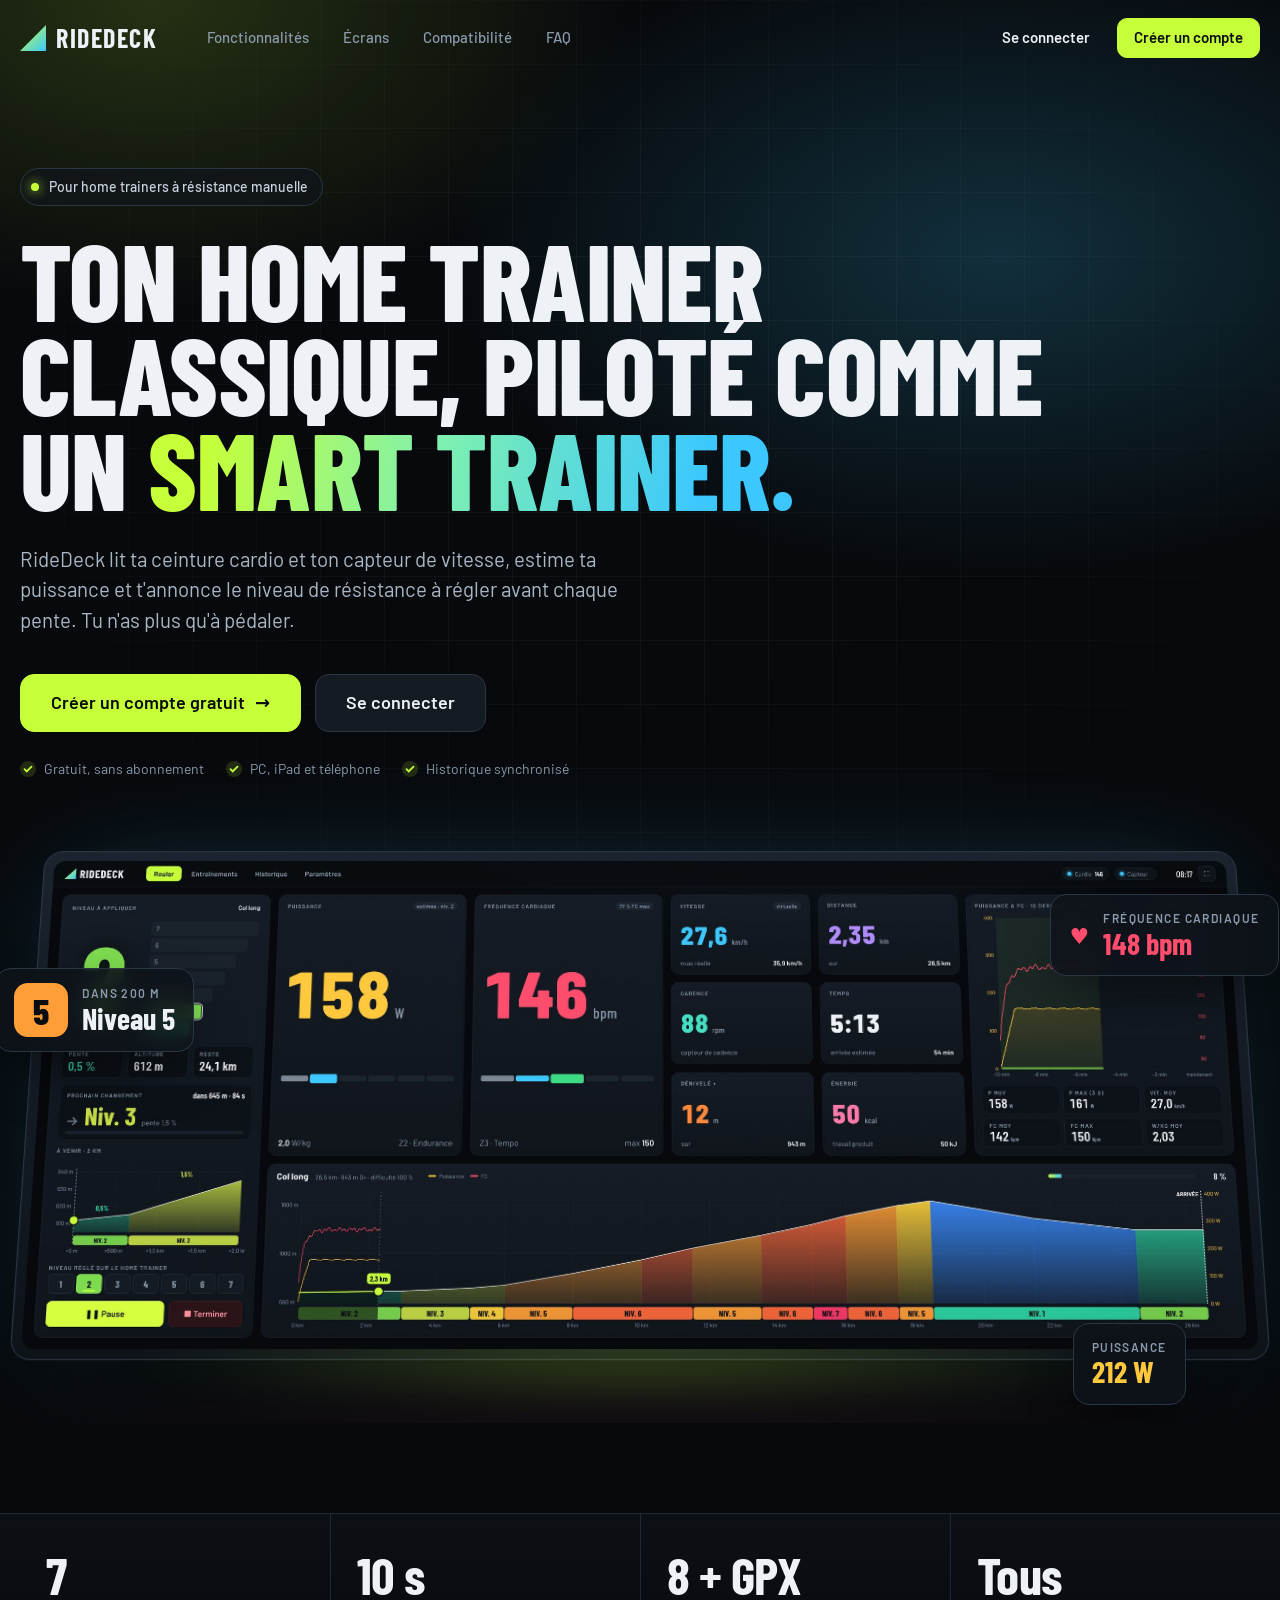
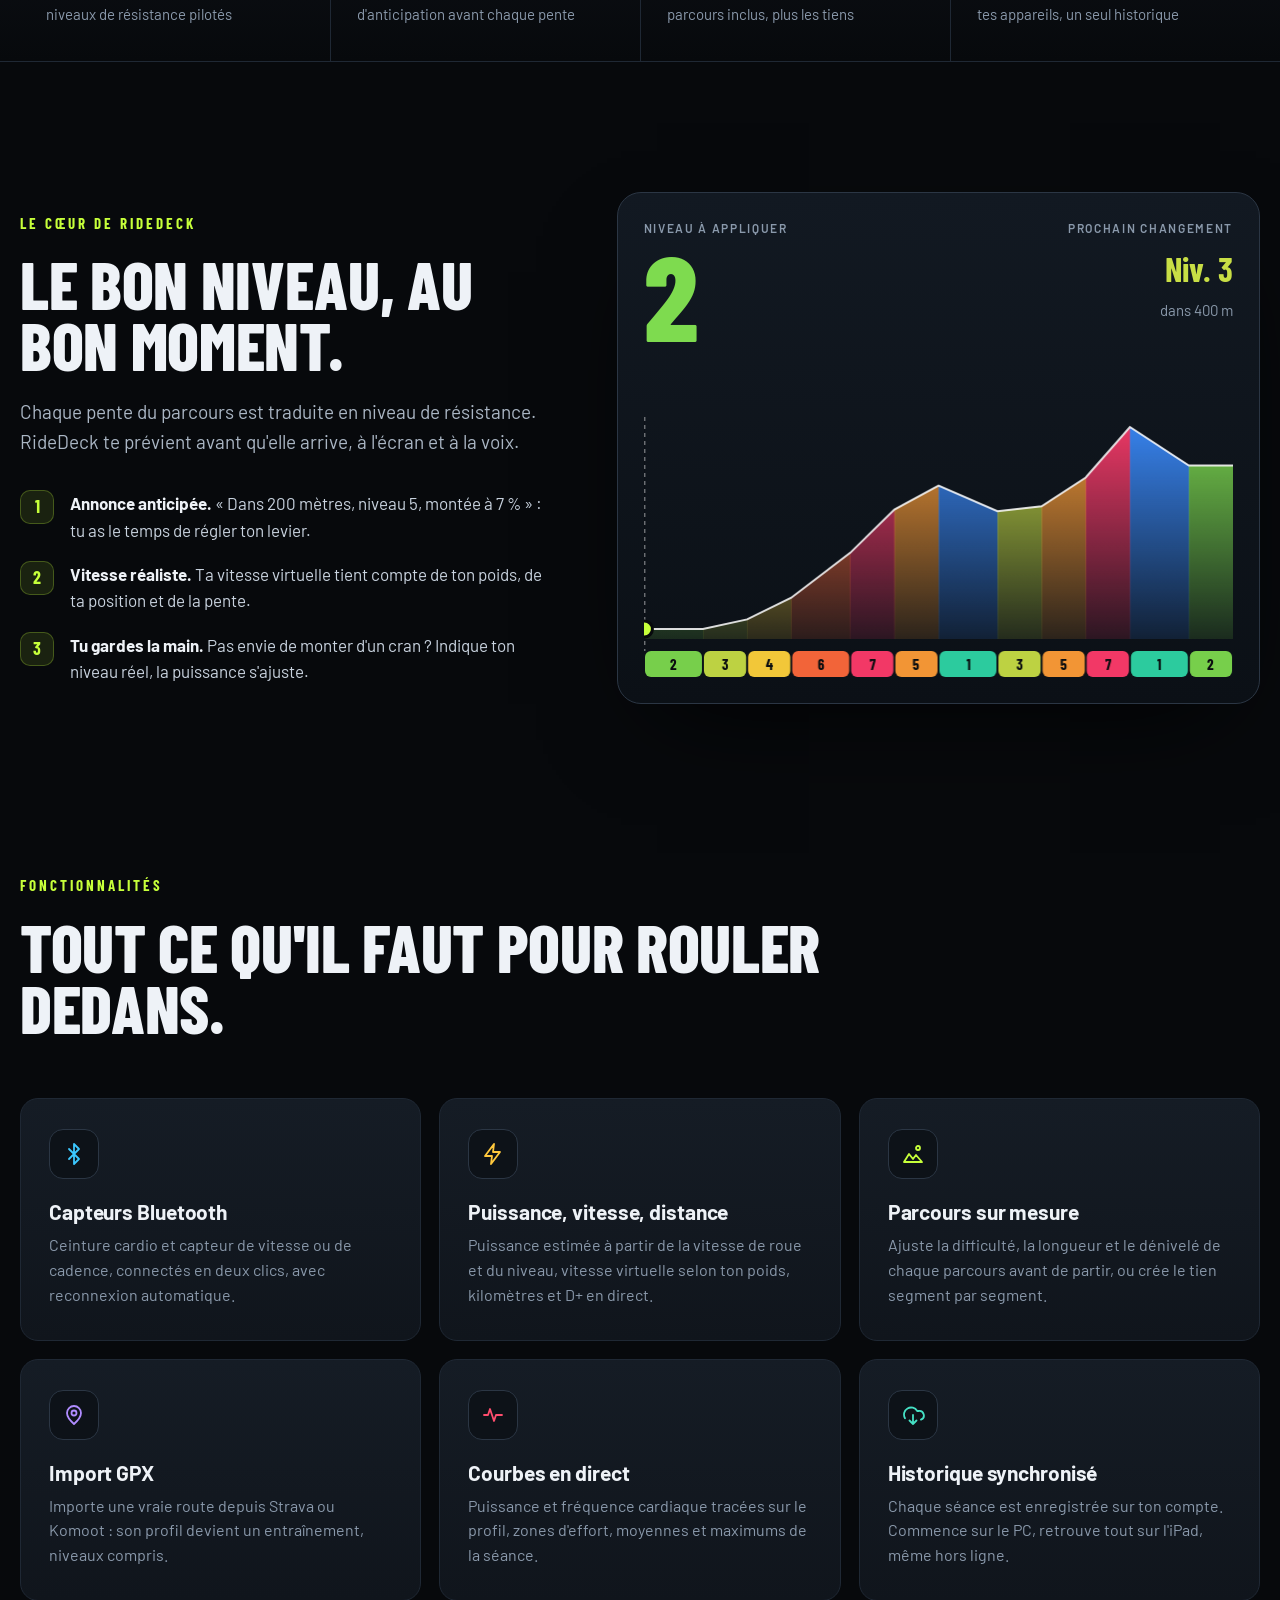
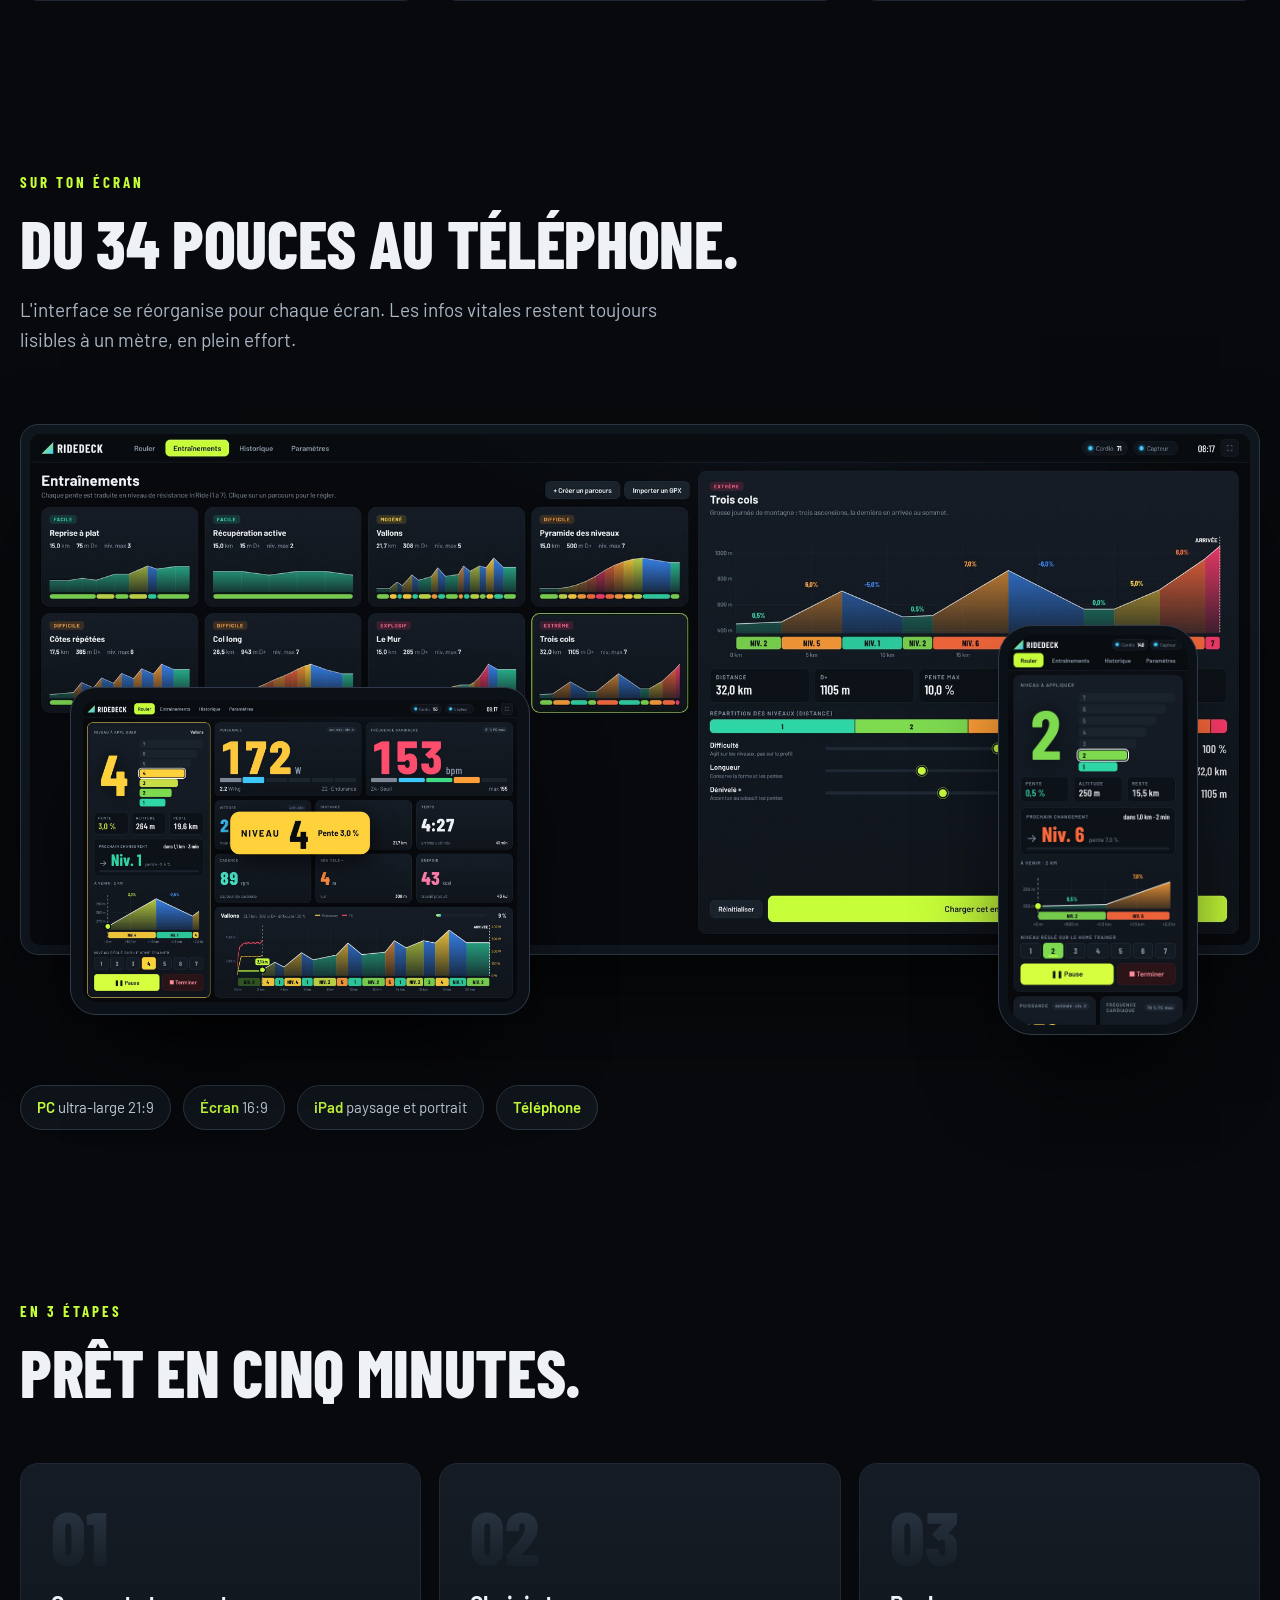
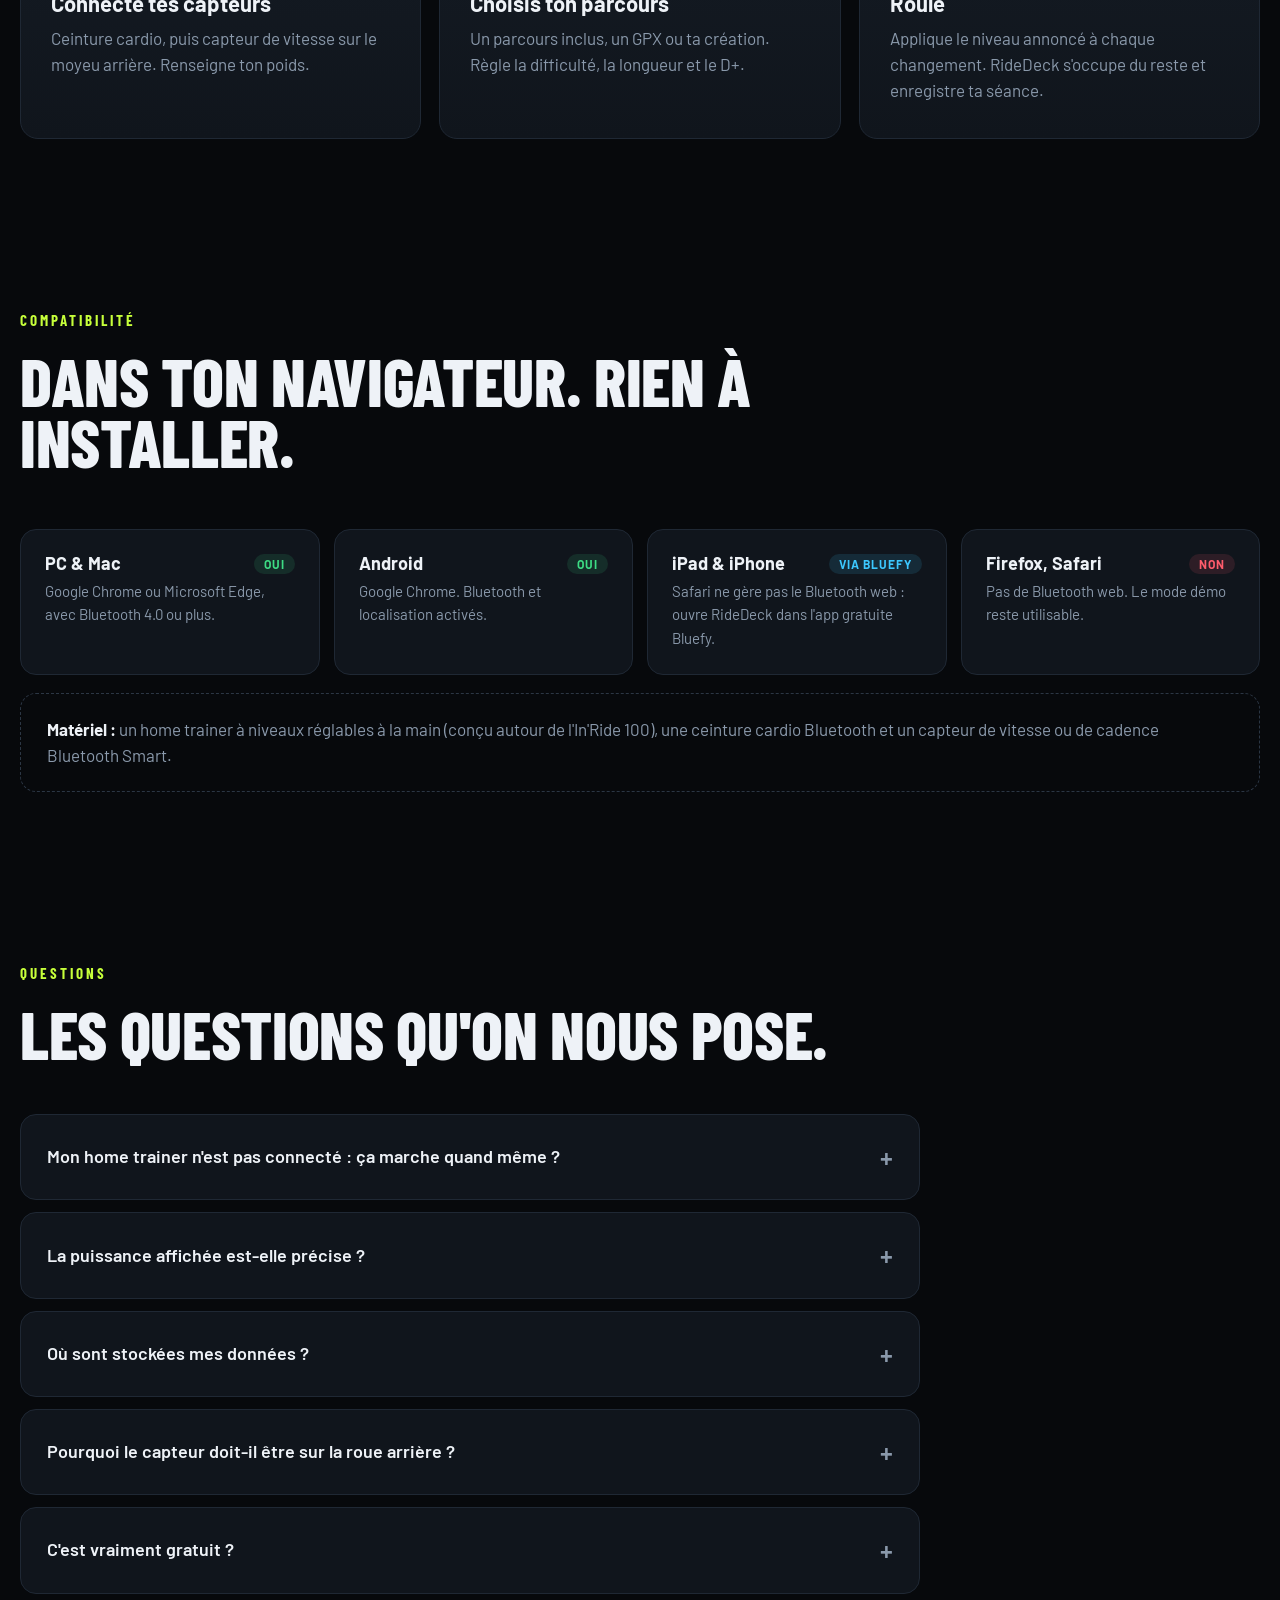
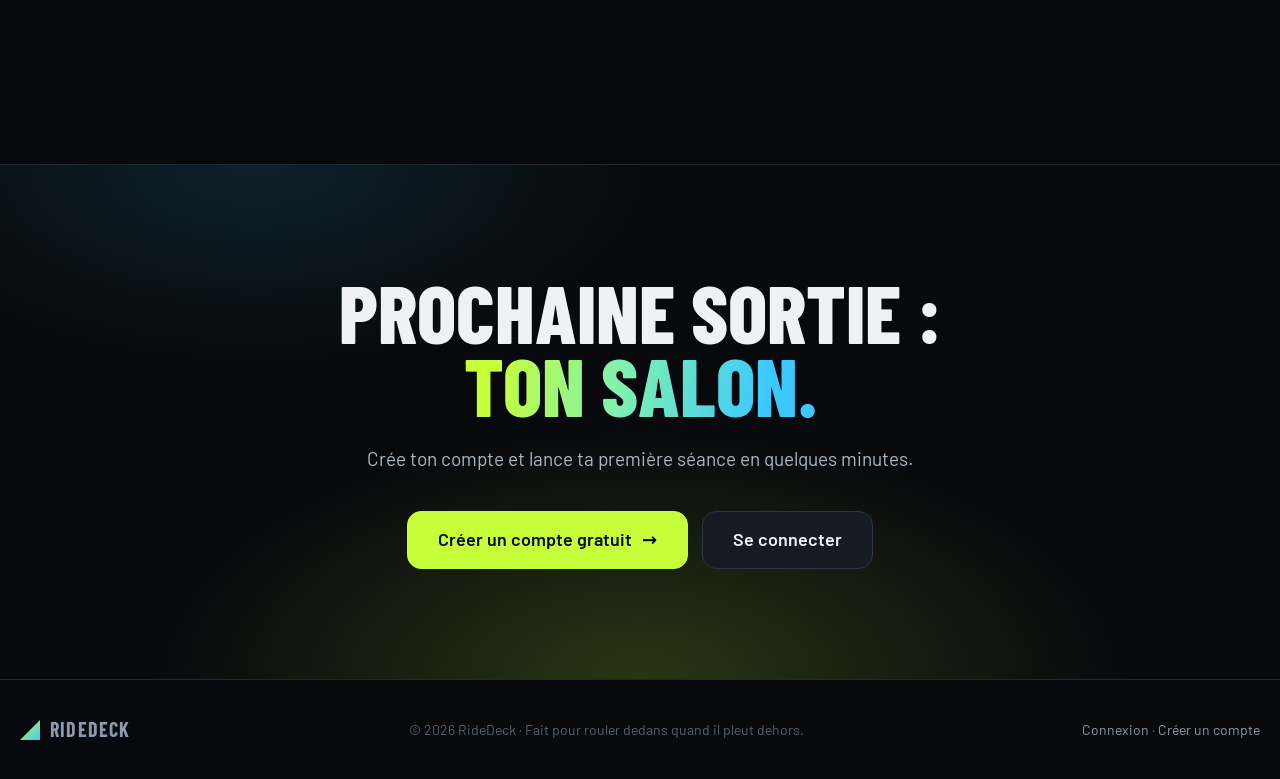
<file: index.html>
<!doctype html>
<html lang="fr">
<head>
<meta charset="utf-8">
<meta name="viewport" content="width=device-width, initial-scale=1, viewport-fit=cover">
<title>RideDeck · Ton home trainer classique, piloté comme un smart trainer</title>
<meta name="description" content="RideDeck connecte ta ceinture cardio et ton capteur de vitesse, estime ta puissance et t'annonce le niveau de résistance à régler avant chaque pente. Gratuit, sur PC, iPad et téléphone.">
<meta name="theme-color" content="#07090c">
<meta property="og:title" content="RideDeck · Home trainer piloté">
<meta property="og:description" content="Le niveau de résistance annoncé avant chaque pente, ta puissance, ta FC et ton historique sur tous tes appareils.">
<meta property="og:image" content="app-wide.jpg">
<link rel="icon" href="favicon.svg" type="image/svg+xml">
<link rel="preconnect" href="https://fonts.googleapis.com">
<link rel="preconnect" href="https://fonts.gstatic.com" crossorigin>
<link href="https://fonts.googleapis.com/css2?family=Barlow:wght@400;500;600;700&family=Barlow+Condensed:wght@500;600;700;800&display=swap" rel="stylesheet">
<link rel="stylesheet" href="site.css">
<script src="config.js"></script>
<script src="cloud.js"></script>
<style>
/* ---------- Navigation ---------- */
.nav{position:fixed;inset:0 0 auto;z-index:50;transition:background .3s,border-color .3s,backdrop-filter .3s;border-bottom:1px solid transparent;padding-top:env(safe-area-inset-top)}
.nav.solid{background:rgba(7,9,12,.78);backdrop-filter:blur(14px) saturate(1.4);-webkit-backdrop-filter:blur(14px) saturate(1.4);border-color:var(--line)}
.nav .wrap{height:76px;display:flex;align-items:center;gap:36px}
.nav-links{display:flex;gap:6px}
.nav-links a{padding:8px 14px;border-radius:10px;color:var(--muted);font-weight:500;font-size:15px;transition:color .15s,background .15s}
.nav-links a:hover{color:var(--text);background:rgba(255,255,255,.04)}
.nav-cta{margin-left:auto;display:flex;gap:10px}

/* ---------- Hero ---------- */
.hero{position:relative;padding:168px 0 40px;overflow:hidden;isolation:isolate}
.hero::before{content:'';position:absolute;inset:0;z-index:-2;background:
  radial-gradient(900px 520px at 78% 18%,rgba(60,200,255,.20),transparent 62%),
  radial-gradient(800px 520px at 12% 0%,rgba(198,255,58,.16),transparent 60%),
  radial-gradient(1200px 700px at 50% 110%,rgba(255,77,109,.10),transparent 60%)}
.hero::after{content:'';position:absolute;inset:0;z-index:-1;background-image:linear-gradient(rgba(255,255,255,.035) 1px,transparent 1px),linear-gradient(90deg,rgba(255,255,255,.035) 1px,transparent 1px);background-size:64px 64px;mask-image:radial-gradient(ellipse 80% 60% at 50% 30%,#000 30%,transparent 75%);-webkit-mask-image:radial-gradient(ellipse 80% 60% at 50% 30%,#000 30%,transparent 75%)}
.eyebrow{display:inline-flex;align-items:center;gap:10px;padding:7px 14px 7px 10px;border:1px solid var(--line2);border-radius:40px;background:rgba(16,21,28,.7);color:#c8d2de;font-size:14px;font-weight:500}
.eyebrow i{width:8px;height:8px;border-radius:50%;background:var(--accent);box-shadow:0 0 12px var(--accent);animation:pulse 2s infinite}
@keyframes pulse{50%{opacity:.4}}
.hero h1{font-family:var(--num);font-weight:800;text-transform:uppercase;font-size:clamp(46px,8.4vw,124px);line-height:.88;letter-spacing:-.005em;margin:26px 0 28px;max-width:1100px}
.grad{background:linear-gradient(100deg,var(--accent) 10%,#7ef0b0 45%,var(--cyan) 85%);-webkit-background-clip:text;background-clip:text;color:transparent}
.hero .sub{font-size:clamp(18px,1.6vw,21px);color:#aab6c4;max-width:640px;line-height:1.5}
.hero-cta{display:flex;gap:14px;margin-top:38px;flex-wrap:wrap}
.trust{display:flex;gap:22px;margin-top:26px;color:var(--muted);font-size:14px;flex-wrap:wrap}
.trust span{display:flex;align-items:center;gap:8px}
.trust span::before{content:'';width:16px;height:16px;border-radius:50%;background:rgba(198,255,58,.14) url("data:image/svg+xml,%3Csvg xmlns='http://www.w3.org/2000/svg' viewBox='0 0 16 16'%3E%3Cpath d='M4.5 8.2l2.2 2.2 4.8-4.8' stroke='%23c6ff3a' stroke-width='1.8' fill='none' stroke-linecap='round'/%3E%3C/svg%3E") center/16px no-repeat}
.stage{position:relative;margin-top:72px;perspective:2200px}
.screen{position:relative;border-radius:20px;padding:10px;background:linear-gradient(180deg,#1b232e,#0e131a);border:1px solid var(--line2);box-shadow:0 60px 140px -40px rgba(0,0,0,.9),0 0 0 1px rgba(255,255,255,.02) inset,0 0 120px -30px rgba(60,200,255,.25);transform:rotateX(14deg) scale(.96);transform-origin:50% 0;transition:transform .2s linear;will-change:transform}
.screen img{border-radius:12px;width:100%}
.screen::after{content:'';position:absolute;inset:auto 8% -40px;height:80px;background:radial-gradient(closest-side,rgba(198,255,58,.25),transparent);filter:blur(20px);z-index:-1}
.float{position:absolute;display:flex;align-items:center;gap:14px;padding:14px 18px;border-radius:16px;background:rgba(14,19,26,.86);backdrop-filter:blur(12px);-webkit-backdrop-filter:blur(12px);border:1px solid var(--line2);box-shadow:0 24px 60px -20px rgba(0,0,0,.8);animation:bob 6s ease-in-out infinite;white-space:nowrap}
.float small{display:block;color:var(--muted);font-size:12px;text-transform:uppercase;letter-spacing:.12em;font-weight:600}
.float b{font-family:var(--num);font-size:30px;line-height:1}
.f1{left:-2%;top:22%}
.f1 .lv{width:54px;height:54px;border-radius:14px;display:grid;place-items:center;background:#ff9e37;color:#0a0d10;font-family:var(--num);font-size:36px;font-weight:800}
.f2{right:-1.5%;top:8%;animation-delay:-2s}
.f2 b{color:var(--hr)}
.f3{right:6%;bottom:-4%;animation-delay:-4s}
.f3 b{color:var(--power)}
.heart{color:var(--hr);font-size:22px;animation:beat 1s infinite}
@keyframes beat{0%,100%{transform:scale(1)}15%{transform:scale(1.25)}30%{transform:scale(1)}}
@keyframes bob{0%,100%{transform:translateY(0)}50%{transform:translateY(-10px)}}

/* ---------- Bandeau chiffres ---------- */
.band{border-block:1px solid var(--line);background:linear-gradient(180deg,rgba(16,21,28,.6),rgba(7,9,12,0));margin-top:90px}
.band .wrap{display:grid;grid-template-columns:repeat(4,1fr)}
.band div.k{padding:34px 26px;border-left:1px solid var(--line)}
.band div.k:first-child{border-left:0}
.band b{display:block;font-family:var(--num);font-size:52px;font-weight:700;line-height:1;letter-spacing:-.01em}
.band span{color:var(--muted);font-size:15px}

/* ---------- Sections ---------- */
section.sec{padding:130px 0}
.kicker{font-family:var(--num);font-weight:700;letter-spacing:.2em;text-transform:uppercase;color:var(--accent);font-size:15px;margin-bottom:18px}
.sec h2{font-family:var(--num);font-weight:800;text-transform:uppercase;font-size:clamp(38px,5.2vw,72px);line-height:.92;letter-spacing:-.005em;max-width:900px}
.sec .intro{color:#aab6c4;font-size:19px;max-width:640px;margin-top:22px}

/* Démo animée */
.split{display:grid;grid-template-columns:minmax(0,.9fr) minmax(0,1.1fr);gap:70px;align-items:center}
.bullets{list-style:none;padding:0;margin:34px 0 0;display:flex;flex-direction:column;gap:18px}
.bullets li{display:flex;gap:16px;align-items:flex-start;color:#c8d2de}
.bullets li b{color:var(--text)}
.bullets .n{flex:none;width:34px;height:34px;border-radius:10px;display:grid;place-items:center;font-family:var(--num);font-weight:700;font-size:18px;background:rgba(198,255,58,.1);color:var(--accent);border:1px solid rgba(198,255,58,.25)}
.demo{position:relative;border-radius:24px;border:1px solid var(--line2);background:linear-gradient(180deg,#121922,#0b1016);padding:26px;overflow:hidden;box-shadow:0 40px 100px -40px rgba(0,0,0,.9)}
.demo-top{display:flex;justify-content:space-between;align-items:flex-start;gap:20px}
.demo-lv small{display:block;color:var(--muted);font-size:12px;letter-spacing:.14em;text-transform:uppercase;font-weight:600}
.demo-lv b{font-family:var(--num);font-size:120px;line-height:.82;font-weight:800;transition:color .4s;display:block;margin-top:8px}
.demo-next{text-align:right}
.demo-next small{display:block;color:var(--muted);font-size:12px;letter-spacing:.14em;text-transform:uppercase;font-weight:600}
.demo-next b{font-family:var(--num);font-size:34px;font-weight:700;display:block;margin-top:6px;transition:color .4s}
.demo-next span{color:var(--muted);font-size:15px}
.voice{display:inline-flex;align-items:center;gap:10px;margin-top:14px;padding:8px 14px;border-radius:30px;background:rgba(60,200,255,.08);border:1px solid rgba(60,200,255,.25);color:#b4e8ff;font-size:14px;opacity:0;transform:translateY(6px);transition:opacity .35s,transform .35s}
.voice.on{opacity:1;transform:none}
.voice i{display:flex;gap:2px;align-items:center;height:14px}
.voice i em{width:3px;background:var(--cyan);border-radius:2px;animation:eq .8s ease-in-out infinite}
.voice i em:nth-child(2){animation-delay:-.2s}.voice i em:nth-child(3){animation-delay:-.4s}.voice i em:nth-child(4){animation-delay:-.6s}
@keyframes eq{0%,100%{height:4px}50%{height:14px}}
#demo-cv{width:100%;height:260px;display:block;margin-top:20px}

/* Fonctionnalités */
.grid6{display:grid;grid-template-columns:repeat(3,1fr);gap:18px;margin-top:60px}
.card{position:relative;padding:30px 28px 32px;border-radius:var(--r);background:linear-gradient(180deg,var(--panel2),var(--panel));border:1px solid var(--line);overflow:hidden;transition:border-color .25s,transform .25s}
.card:hover{border-color:var(--line2);transform:translateY(-3px)}
.card::before{content:'';position:absolute;inset:-1px;border-radius:inherit;background:radial-gradient(400px 200px at var(--mx,50%) -20%,rgba(198,255,58,.10),transparent 60%);opacity:0;transition:opacity .3s;pointer-events:none}
.card:hover::before{opacity:1}
.ico{width:50px;height:50px;border-radius:14px;display:grid;place-items:center;margin-bottom:22px;border:1px solid var(--line2);background:#0d1218}
.ico svg{width:24px;height:24px}
.card h3{font-size:21px;margin-bottom:10px;letter-spacing:-.005em}
.card p{color:var(--muted);font-size:16px}

/* Multi-écrans */
.devices{position:relative;margin-top:70px;display:grid;grid-template-columns:minmax(0,1fr) auto;gap:0;align-items:end}
.dv-wide{border-radius:18px;padding:9px;background:#10161e;border:1px solid var(--line2);box-shadow:0 50px 120px -40px rgba(0,0,0,.9)}
.dv-wide img{border-radius:10px}
.dv-ipad{position:absolute;left:4%;bottom:-60px;width:min(40%,460px);border-radius:26px;padding:12px;background:#0c1117;border:1px solid #2f3b4a;box-shadow:0 50px 100px -30px rgba(0,0,0,.95)}
.dv-ipad img{border-radius:14px}
.dv-phone{position:absolute;right:5%;bottom:-80px;width:min(17%,200px);border-radius:34px;padding:9px;background:#0c1117;border:1px solid #2f3b4a;box-shadow:0 50px 100px -30px rgba(0,0,0,.95)}
.dv-phone img{border-radius:26px}
.dv-tags{display:flex;gap:12px;flex-wrap:wrap;margin-top:130px}
.dv-tags span{padding:10px 16px;border-radius:30px;border:1px solid var(--line2);background:var(--panel);color:#c8d2de;font-size:15px}
.dv-tags b{color:var(--accent);font-weight:600}

/* Étapes */
.steps{display:grid;grid-template-columns:repeat(3,1fr);gap:18px;margin-top:60px;counter-reset:st}
.step{padding:34px 30px;border-radius:var(--r);border:1px solid var(--line);background:linear-gradient(180deg,var(--panel2),var(--panel));position:relative}
.step::before{counter-increment:st;content:'0' counter(st);font-family:var(--num);font-weight:800;font-size:76px;line-height:1;display:block;margin-bottom:18px;background:linear-gradient(180deg,#2c3846,#141b23);-webkit-background-clip:text;background-clip:text;color:transparent}
.step h3{font-size:22px;margin-bottom:10px}
.step p{color:var(--muted)}

/* Compatibilité */
.compat{display:grid;grid-template-columns:repeat(4,1fr);gap:14px;margin-top:56px}
.cp{padding:24px;border-radius:16px;border:1px solid var(--line);background:var(--panel)}
.cp h3{font-size:18px;margin-bottom:6px;display:flex;justify-content:space-between;align-items:center;gap:10px}
.cp p{color:var(--muted);font-size:15px}
.badge{font-size:12px;font-weight:700;letter-spacing:.08em;text-transform:uppercase;padding:4px 10px;border-radius:20px;white-space:nowrap}
.badge.y{background:rgba(61,220,132,.12);color:var(--ok)}
.badge.m{background:rgba(60,200,255,.12);color:var(--cyan)}
.badge.n{background:rgba(255,92,108,.12);color:var(--err)}
.hw{margin-top:18px;padding:22px 26px;border-radius:16px;border:1px dashed var(--line2);color:var(--muted)}
.hw b{color:var(--text)}

/* FAQ */
.faq{margin-top:50px;max-width:900px;display:flex;flex-direction:column;gap:12px}
details{border:1px solid var(--line);border-radius:16px;background:var(--panel);transition:border-color .2s}
details[open]{border-color:var(--line2)}
summary{cursor:pointer;list-style:none;padding:22px 26px;font-weight:600;font-size:18px;display:flex;justify-content:space-between;align-items:center;gap:20px}
summary::-webkit-details-marker{display:none}
summary::after{content:'+';font-size:26px;color:var(--muted);transition:transform .25s;flex:none}
details[open] summary::after{transform:rotate(45deg);color:var(--accent)}
details p{padding:0 26px 24px;color:#aab6c4}

/* CTA final */
.final{position:relative;margin:40px 0 0;padding:110px 0;text-align:center;overflow:hidden;border-top:1px solid var(--line)}
.final::before{content:'';position:absolute;inset:0;z-index:-1;background:radial-gradient(700px 360px at 50% 100%,rgba(198,255,58,.18),transparent 70%),radial-gradient(600px 300px at 20% 0%,rgba(60,200,255,.12),transparent 70%)}
.final h2{font-family:var(--num);font-weight:800;text-transform:uppercase;font-size:clamp(42px,6.4vw,96px);line-height:.9;margin-bottom:22px}
.final p{color:#aab6c4;font-size:19px;margin-bottom:38px}
.final .hero-cta{justify-content:center}
footer{border-top:1px solid var(--line);padding:34px 0 calc(34px + env(safe-area-inset-bottom));color:var(--dim);font-size:14px}
footer .wrap{display:flex;justify-content:space-between;gap:20px;flex-wrap:wrap;align-items:center}
footer a{color:var(--muted)} footer a:hover{color:var(--text)}

/* Apparition au défilement */
.rv{opacity:0;transform:translateY(26px);transition:opacity .8s cubic-bezier(.2,.7,.2,1),transform .8s cubic-bezier(.2,.7,.2,1)}
.rv.in{opacity:1;transform:none}
.rv.d1{transition-delay:.08s}.rv.d2{transition-delay:.16s}.rv.d3{transition-delay:.24s}
@media (prefers-reduced-motion: reduce){.rv{opacity:1;transform:none;transition:none}.float,.heart,.eyebrow i{animation:none}.screen{transform:none!important}}

/* ---------- Responsive ---------- */
@media (max-width: 1100px){
  .grid6{grid-template-columns:repeat(2,1fr)}
  .compat{grid-template-columns:repeat(2,1fr)}
  .split{grid-template-columns:1fr;gap:50px}
}
@media (max-width: 900px){
  .nav-links{display:none}
  .band .wrap{grid-template-columns:repeat(2,1fr)}
  .band div.k:nth-child(3){border-left:0}
  .band div.k{border-top:1px solid var(--line)}
  .band div.k:nth-child(-n+2){border-top:0}
  .steps{grid-template-columns:1fr}
  .f1{left:2%;top:auto;bottom:-6%}
  .f3{display:none}
  .dv-ipad{width:52%;bottom:-40px}
  .dv-phone{width:24%;bottom:-60px}
}
@media (max-width: 640px){
  body{font-size:16px}
  .nav .wrap{height:64px;gap:12px}
  .nav-cta .btn{height:38px;padding:0 12px;font-size:14px}
  .nav-cta .btn.ghost{padding:0 8px}
  .logo{font-size:22px} .logo i{width:22px;height:22px}
  .hero{padding:120px 0 20px}
  .hero-cta .btn{flex:1 1 100%}
  .stage{margin-top:48px}
  .screen{padding:5px;border-radius:12px} .screen img{border-radius:8px}
  .float{padding:10px 12px;gap:10px} .float b{font-size:22px} .f1 .lv{width:40px;height:40px;font-size:26px}
  .f2{top:-10%;right:2%}
  section.sec{padding:90px 0}
  .grid6,.compat{grid-template-columns:1fr}
  .demo{padding:20px} .demo-lv b{font-size:88px} #demo-cv{height:200px}
  .band b{font-size:40px} .band div.k{padding:24px 16px}
}
@media (max-width: 400px){ .nav .logo{font-size:0;gap:0} .nav-cta .btn{padding:0 11px;font-size:13.5px} }
</style>
</head>
<body>

<header class="nav" id="nav">
  <div class="wrap">
    <a class="logo" href="#"><i></i>RIDEDECK</a>
    <nav class="nav-links">
      <a href="#fonctionnalites">Fonctionnalités</a>
      <a href="#ecrans">Écrans</a>
      <a href="#compatibilite">Compatibilité</a>
      <a href="#faq">FAQ</a>
    </nav>
    <div class="nav-cta" id="nav-cta">
      <a class="btn ghost sm" href="login.html">Se connecter</a>
      <a class="btn primary sm" href="signup.html">Créer un compte</a>
    </div>
  </div>
</header>

<main>
<section class="hero">
  <div class="wrap">
    <span class="eyebrow rv"><i></i>Pour home trainers à résistance manuelle</span>
    <h1 class="rv d1">Ton home trainer classique, piloté comme un <span class="grad">smart trainer.</span></h1>
    <p class="sub rv d2">RideDeck lit ta ceinture cardio et ton capteur de vitesse, estime ta puissance et t'annonce le niveau de résistance à régler avant chaque pente. Tu n'as plus qu'à pédaler.</p>
    <div class="hero-cta rv d3" data-cta>
      <a class="btn primary lg" href="signup.html">Créer un compte gratuit <span class="arr">→</span></a>
      <a class="btn lg" href="login.html">Se connecter</a>
    </div>
    <div class="trust rv d3"><span>Gratuit, sans abonnement</span><span>PC, iPad et téléphone</span><span>Historique synchronisé</span></div>

    <div class="stage rv">
      <div class="screen" id="screen"><img src="app-wide.jpg" alt="Écran de séance RideDeck : niveau à appliquer, puissance, fréquence cardiaque, vitesse et profil du parcours" width="2400" height="1005" fetchpriority="high"></div>
      <div class="float f1"><span class="lv">5</span><div><small>Dans 200 m</small><b>Niveau 5</b></div></div>
      <div class="float f2"><span class="heart">♥</span><div><small>Fréquence cardiaque</small><b>148 bpm</b></div></div>
      <div class="float f3"><div><small>Puissance</small><b>212 W</b></div></div>
    </div>
  </div>
</section>

<div class="band">
  <div class="wrap">
    <div class="k rv"><b>7</b><span>niveaux de résistance pilotés</span></div>
    <div class="k rv d1"><b>10 s</b><span>d'anticipation avant chaque pente</span></div>
    <div class="k rv d2"><b>8 + GPX</b><span>parcours inclus, plus les tiens</span></div>
    <div class="k rv d3"><b>Tous</b><span>tes appareils, un seul historique</span></div>
  </div>
</div>

<section class="sec" id="niveau">
  <div class="wrap split">
    <div>
      <div class="kicker rv">Le cœur de RideDeck</div>
      <h2 class="rv d1">Le bon niveau, au bon moment.</h2>
      <p class="intro rv d2">Chaque pente du parcours est traduite en niveau de résistance. RideDeck te prévient avant qu'elle arrive, à l'écran et à la voix.</p>
      <ul class="bullets">
        <li class="rv d1"><span class="n">1</span><span><b>Annonce anticipée.</b> « Dans 200 mètres, niveau 5, montée à 7 % » : tu as le temps de régler ton levier.</span></li>
        <li class="rv d2"><span class="n">2</span><span><b>Vitesse réaliste.</b> Ta vitesse virtuelle tient compte de ton poids, de ta position et de la pente.</span></li>
        <li class="rv d3"><span class="n">3</span><span><b>Tu gardes la main.</b> Pas envie de monter d'un cran ? Indique ton niveau réel, la puissance s'ajuste.</span></li>
      </ul>
    </div>
    <div class="demo rv d2" aria-label="Animation : le niveau de résistance change avec la pente">
      <div class="demo-top">
        <div class="demo-lv"><small>Niveau à appliquer</small><b id="d-lv">2</b></div>
        <div class="demo-next"><small>Prochain changement</small><b id="d-next">Niv. 3</b><span id="d-dist">dans 400 m</span></div>
      </div>
      <div class="voice" id="d-voice"><i><em></em><em></em><em></em><em></em></i><span id="d-say">Dans 200 mètres, niveau 5</span></div>
      <canvas id="demo-cv"></canvas>
    </div>
  </div>
</section>

<section class="sec" id="fonctionnalites" style="padding-top:40px">
  <div class="wrap">
    <div class="kicker rv">Fonctionnalités</div>
    <h2 class="rv d1">Tout ce qu'il faut pour rouler dedans.</h2>
    <div class="grid6">
      <article class="card rv"><div class="ico"><svg viewBox="0 0 24 24" fill="none" stroke="#3cc8ff" stroke-width="1.8" stroke-linecap="round" stroke-linejoin="round"><path d="M7 7l10 10-5 5V2l5 5L7 17"/></svg></div><h3>Capteurs Bluetooth</h3><p>Ceinture cardio et capteur de vitesse ou de cadence, connectés en deux clics, avec reconnexion automatique.</p></article>
      <article class="card rv d1"><div class="ico"><svg viewBox="0 0 24 24" fill="none" stroke="#ffc83d" stroke-width="1.8" stroke-linecap="round" stroke-linejoin="round"><path d="M13 2L4 14h7l-1 8 9-12h-7l1-8z"/></svg></div><h3>Puissance, vitesse, distance</h3><p>Puissance estimée à partir de la vitesse de roue et du niveau, vitesse virtuelle selon ton poids, kilomètres et D+ en direct.</p></article>
      <article class="card rv d2"><div class="ico"><svg viewBox="0 0 24 24" fill="none" stroke="#c6ff3a" stroke-width="1.8" stroke-linecap="round" stroke-linejoin="round"><path d="M3 20l5-8 4 5 3-4 6 7H3z"/><circle cx="17" cy="6" r="2"/></svg></div><h3>Parcours sur mesure</h3><p>Ajuste la difficulté, la longueur et le dénivelé de chaque parcours avant de partir, ou crée le tien segment par segment.</p></article>
      <article class="card rv"><div class="ico"><svg viewBox="0 0 24 24" fill="none" stroke="#b08cff" stroke-width="1.8" stroke-linecap="round" stroke-linejoin="round"><path d="M12 21s-7-6.2-7-11a7 7 0 1114 0c0 4.8-7 11-7 11z"/><circle cx="12" cy="10" r="2.5"/></svg></div><h3>Import GPX</h3><p>Importe une vraie route depuis Strava ou Komoot : son profil devient un entraînement, niveaux compris.</p></article>
      <article class="card rv d1"><div class="ico"><svg viewBox="0 0 24 24" fill="none" stroke="#ff4d6d" stroke-width="1.8" stroke-linecap="round" stroke-linejoin="round"><path d="M3 12h4l2-6 4 12 2-6h6"/></svg></div><h3>Courbes en direct</h3><p>Puissance et fréquence cardiaque tracées sur le profil, zones d'effort, moyennes et maximums de la séance.</p></article>
      <article class="card rv d2"><div class="ico"><svg viewBox="0 0 24 24" fill="none" stroke="#45e0c4" stroke-width="1.8" stroke-linecap="round" stroke-linejoin="round"><path d="M20 16.6A4.5 4.5 0 0017.5 8h-1.3A7 7 0 104 15.2"/><path d="M12 12v9M8.5 17.5L12 21l3.5-3.5"/></svg></div><h3>Historique synchronisé</h3><p>Chaque séance est enregistrée sur ton compte. Commence sur le PC, retrouve tout sur l'iPad, même hors ligne.</p></article>
    </div>
  </div>
</section>

<section class="sec" id="ecrans" style="padding-top:40px">
  <div class="wrap">
    <div class="kicker rv">Sur ton écran</div>
    <h2 class="rv d1">Du 34 pouces au téléphone.</h2>
    <p class="intro rv d2">L'interface se réorganise pour chaque écran. Les infos vitales restent toujours lisibles à un mètre, en plein effort.</p>
    <div class="devices rv">
      <div class="dv-wide"><img src="app-routes.jpg" alt="Choix et réglage des entraînements" width="2000" height="837" loading="lazy"></div>
      <div class="dv-ipad"><img src="app-ipad.jpg" alt="RideDeck sur iPad" width="1600" height="1112" loading="lazy"></div>
      <div class="dv-phone"><img src="app-phone.jpg" alt="RideDeck sur téléphone" width="780" height="1688" loading="lazy"></div>
    </div>
    <div class="dv-tags rv"><span><b>PC</b> ultra-large 21:9</span><span><b>Écran</b> 16:9</span><span><b>iPad</b> paysage et portrait</span><span><b>Téléphone</b></span></div>
  </div>
</section>

<section class="sec" id="comment" style="padding-top:40px">
  <div class="wrap">
    <div class="kicker rv">En 3 étapes</div>
    <h2 class="rv d1">Prêt en cinq minutes.</h2>
    <div class="steps">
      <div class="step rv"><h3>Connecte tes capteurs</h3><p>Ceinture cardio, puis capteur de vitesse sur le moyeu arrière. Renseigne ton poids.</p></div>
      <div class="step rv d1"><h3>Choisis ton parcours</h3><p>Un parcours inclus, un GPX ou ta création. Règle la difficulté, la longueur et le D+.</p></div>
      <div class="step rv d2"><h3>Roule</h3><p>Applique le niveau annoncé à chaque changement. RideDeck s'occupe du reste et enregistre ta séance.</p></div>
    </div>
  </div>
</section>

<section class="sec" id="compatibilite" style="padding-top:40px">
  <div class="wrap">
    <div class="kicker rv">Compatibilité</div>
    <h2 class="rv d1">Dans ton navigateur. Rien à installer.</h2>
    <div class="compat">
      <div class="cp rv"><h3>PC &amp; Mac <span class="badge y">Oui</span></h3><p>Google Chrome ou Microsoft Edge, avec Bluetooth 4.0 ou plus.</p></div>
      <div class="cp rv d1"><h3>Android <span class="badge y">Oui</span></h3><p>Google Chrome. Bluetooth et localisation activés.</p></div>
      <div class="cp rv d2"><h3>iPad &amp; iPhone <span class="badge m">Via Bluefy</span></h3><p>Safari ne gère pas le Bluetooth web : ouvre RideDeck dans l'app gratuite Bluefy.</p></div>
      <div class="cp rv d3"><h3>Firefox, Safari <span class="badge n">Non</span></h3><p>Pas de Bluetooth web. Le mode démo reste utilisable.</p></div>
    </div>
    <div class="hw rv"><b>Matériel :</b> un home trainer à niveaux réglables à la main (conçu autour de l'In'Ride 100), une ceinture cardio Bluetooth et un capteur de vitesse ou de cadence Bluetooth Smart.</div>
  </div>
</section>

<section class="sec" id="faq" style="padding-top:40px">
  <div class="wrap">
    <div class="kicker rv">Questions</div>
    <h2 class="rv d1">Les questions qu'on nous pose.</h2>
    <div class="faq">
      <details class="rv"><summary>Mon home trainer n'est pas connecté : ça marche quand même ?</summary><p>Oui, c'est précisément pour ça que RideDeck existe. Ton home trainer reste manuel : RideDeck te dit quel niveau régler, et lit ta vitesse de roue grâce au capteur pour en déduire ta puissance.</p></details>
      <details class="rv"><summary>La puissance affichée est-elle précise ?</summary><p>Elle est estimée, comme sur les applications qui fonctionnent sans capteur de puissance. Elle est fiable pour comparer tes séances entre elles et suivre ta progression, pas pour se comparer au watt près avec un capteur de puissance. Si tu en as un, RideDeck utilise directement sa mesure.</p></details>
      <details class="rv"><summary>Où sont stockées mes données ?</summary><p>Sur ton compte, dans une base de données protégée : chaque utilisateur n'a accès qu'à ses propres séances. Une copie est gardée sur ton appareil pour que tout fonctionne même sans connexion.</p></details>
      <details class="rv"><summary>Pourquoi le capteur doit-il être sur la roue arrière ?</summary><p>Sur le moyeu, il mesure directement la vitesse du rouleau du home trainer, ce qui permet d'estimer la puissance quel que soit ton braquet. Sur la manivelle, il ne mesure que la cadence et l'estimation devient fausse dès que tu changes de vitesse.</p></details>
      <details class="rv"><summary>C'est vraiment gratuit ?</summary><p>Oui. Crée ton compte, connecte tes capteurs et roule.</p></details>
    </div>
  </div>
</section>

<section class="final">
  <div class="wrap">
    <h2 class="rv">Prochaine sortie :<br><span class="grad">ton salon.</span></h2>
    <p class="rv d1">Crée ton compte et lance ta première séance en quelques minutes.</p>
    <div class="hero-cta rv d2" data-cta>
      <a class="btn primary lg" href="signup.html">Créer un compte gratuit <span class="arr">→</span></a>
      <a class="btn lg" href="login.html">Se connecter</a>
    </div>
  </div>
</section>
</main>

<footer>
  <div class="wrap">
    <a class="logo" href="#" style="font-size:20px"><i style="width:20px;height:20px"></i>RIDEDECK</a>
    <span>© <span id="yr"></span> RideDeck · Fait pour rouler dedans quand il pleut dehors.</span>
    <span><a href="login.html">Connexion</a> · <a href="signup.html">Créer un compte</a></span>
  </div>
</footer>

<script>
'use strict';
document.getElementById('yr').textContent = new Date().getFullYear();

// Déjà connecté : le bouton principal ouvre directement l'app
(function () {
  const u = window.RD && RD.configured && RD.cachedUser();
  if (!u) return;
  document.getElementById('nav-cta').innerHTML = '<a class="btn primary sm" href="app.html">Ouvrir RideDeck <span class="arr">→</span></a>';
  document.querySelectorAll('[data-cta]').forEach(el => el.innerHTML = `<a class="btn primary lg" href="app.html">Reprendre l'entraînement <span class="arr">→</span></a>`);
})();

// En-tête opaque au défilement + inclinaison de l'écran
const nav = document.getElementById('nav'), screen = document.getElementById('screen');
const reduce = matchMedia('(prefers-reduced-motion: reduce)').matches;
function onScroll() {
  nav.classList.toggle('solid', scrollY > 20);
  if (!reduce) { const t = Math.min(1, scrollY / 520); screen.style.transform = `rotateX(${14 * (1 - t)}deg) scale(${0.96 + 0.04 * t})`; }
}
addEventListener('scroll', onScroll, { passive: true }); onScroll();

// Apparition au défilement
const io = new IntersectionObserver(es => es.forEach(e => { if (e.isIntersecting) { e.target.classList.add('in'); io.unobserve(e.target); } }), { threshold: .12, rootMargin: '0px 0px -40px 0px' });
document.querySelectorAll('.rv').forEach(el => io.observe(el));

// Lueur qui suit la souris sur les cartes
document.querySelectorAll('.card').forEach(c => c.addEventListener('pointermove', e => { const r = c.getBoundingClientRect(); c.style.setProperty('--mx', ((e.clientX - r.left) / r.width * 100) + '%'); }));

// ---------- Démo animée : profil, position, niveau ----------
(function demo() {
  const cv = document.getElementById('demo-cv'), ctx = cv.getContext('2d');
  const LC = ['#2fd6a6', '#7edb4f', '#c8de45', '#ffd23c', '#ff9e37', '#ff6a3c', '#ff3b6b'];
  const segs = [[400, 0], [300, 2], [300, 4.5], [400, 7], [300, 9], [300, 5], [400, -4], [300, 1], [300, 6], [300, 10.5], [400, -6], [300, 0]];
  const lvl = g => Math.max(1, Math.min(7, Math.floor(2 + g / 2 + .5)));
  let d = 0, alt = 0; const S = segs.map(([len, g]) => { const s = { start: d, end: d + len, len, g, a0: alt, a1: alt + len * g / 100, l: lvl(g) }; d += len; alt = s.a1; return s; });
  const total = d, lo = Math.min(...S.map(s => Math.min(s.a0, s.a1))), hi = Math.max(...S.map(s => Math.max(s.a0, s.a1)));
  const elLv = document.getElementById('d-lv'), elNext = document.getElementById('d-next'), elDist = document.getElementById('d-dist'), voice = document.getElementById('d-voice'), say = document.getElementById('d-say');
  let pos = 0, last = performance.now(), cur = -1, announced = -1, visible = true;
  new IntersectionObserver(es => visible = es[0].isIntersecting).observe(cv);
  function segAt(x) { return S.findIndex(s => x >= s.start && x < s.end); }
  function frame(now) {
    const dt = Math.min(.05, (now - last) / 1000); last = now;
    if (visible) {
      const i0 = Math.max(0, segAt(pos)), g = S[i0].g, v = g > 6 ? 70 : g > 2 ? 110 : g < 0 ? 210 : 150;
      pos += (reduce ? 0 : v * dt); if (pos >= total) { pos = 0; announced = -1; }
      draw();
    }
    requestAnimationFrame(frame);
  }
  function draw() {
    const dpr = devicePixelRatio || 1, w = cv.clientWidth, h = cv.clientHeight;
    if (cv.width !== w * dpr) { cv.width = w * dpr; cv.height = h * dpr; }
    ctx.setTransform(dpr, 0, 0, dpr, 0, 0); ctx.clearRect(0, 0, w, h);
    const strip = 26, ph = h - strip - 12, X = x => x / total * w, Y = a => 10 + (1 - (a - lo) / (hi - lo)) * (ph - 20);
    for (const s of S) {
      ctx.beginPath(); ctx.moveTo(X(s.start), ph); ctx.lineTo(X(s.start), Y(s.a0)); ctx.lineTo(X(s.end) + .5, Y(s.a1)); ctx.lineTo(X(s.end) + .5, ph); ctx.closePath();
      const gr = ctx.createLinearGradient(0, 0, 0, ph), c = s.g <= -1 ? '#3b8cff' : LC[s.l - 1];
      gr.addColorStop(0, c + 'f0'); gr.addColorStop(1, c + '22'); ctx.fillStyle = gr; ctx.fill();
      ctx.fillStyle = LC[s.l - 1]; ctx.globalAlpha = .95; ctx.beginPath(); ctx.roundRect ? ctx.roundRect(X(s.start) + 1, h - strip, X(s.end) - X(s.start) - 2, strip, 6) : ctx.rect(X(s.start) + 1, h - strip, X(s.end) - X(s.start) - 2, strip); ctx.fill(); ctx.globalAlpha = 1;
      if (X(s.end) - X(s.start) > 22) { ctx.fillStyle = '#0a0d10'; ctx.font = "700 15px 'Barlow Condensed', sans-serif"; ctx.textAlign = 'center'; ctx.textBaseline = 'middle'; ctx.fillText(s.l, (X(s.start) + X(s.end)) / 2, h - strip / 2 + 1); }
    }
    ctx.save(); ctx.beginPath(); ctx.rect(0, 0, X(pos), ph); ctx.clip(); ctx.fillStyle = 'rgba(7,9,12,.55)'; ctx.fillRect(0, 0, w, ph); ctx.restore();
    ctx.beginPath(); S.forEach((s, k) => { if (!k) ctx.moveTo(X(s.start), Y(s.a0)); ctx.lineTo(X(s.end), Y(s.a1)); }); ctx.strokeStyle = 'rgba(255,255,255,.85)'; ctx.lineWidth = 2; ctx.stroke();
    const i = Math.max(0, segAt(pos)), s = S[i], a = s.a0 + (s.a1 - s.a0) * (pos - s.start) / s.len, x = X(pos), y = Y(a);
    ctx.strokeStyle = 'rgba(255,255,255,.4)'; ctx.setLineDash([4, 4]); ctx.beginPath(); ctx.moveTo(x, 0); ctx.lineTo(x, h - strip); ctx.stroke(); ctx.setLineDash([]);
    ctx.beginPath(); ctx.arc(x, y, 8, 0, Math.PI * 2); ctx.fillStyle = '#c6ff3a'; ctx.fill(); ctx.lineWidth = 3; ctx.strokeStyle = '#07090c'; ctx.stroke();
    if (i !== cur) { cur = i; elLv.textContent = s.l; elLv.style.color = LC[s.l - 1]; }
    let j = i + 1; while (j < S.length && S[j].l === s.l) j++;
    if (j < S.length) {
      const nd = S[j].start - pos; elNext.textContent = 'Niv. ' + S[j].l; elNext.style.color = LC[S[j].l - 1]; elDist.textContent = 'dans ' + Math.max(0, Math.round(nd / 10) * 10) + ' m';
      if (nd < 220 && announced !== j) { announced = j; say.textContent = `Dans ${Math.round(nd / 50) * 50 || 50} mètres, niveau ${S[j].l}` + (S[j].g >= 3 ? `, montée à ${Math.round(S[j].g)} %` : S[j].g < 0 ? ', descente' : ''); voice.classList.add('on'); setTimeout(() => voice.classList.remove('on'), 2600); }
    } else { elNext.textContent = 'Arrivée'; elNext.style.color = '#fff'; elDist.textContent = 'dans ' + Math.round((total - pos) / 10) * 10 + ' m'; }
  }
  requestAnimationFrame(frame);
})();
</script>
</body>
</html>
</file>
<file: site.css>
/* RideDeck — styles communs du site (accueil, connexion, inscription) */
:root{
  --bg:#07090c; --bg2:#0b0f14; --panel:#10151c; --panel2:#151c25; --line:#1f2834; --line2:#2b3644;
  --text:#eef2f7; --muted:#8a99ab; --dim:#556374;
  --accent:#c6ff3a; --cyan:#3cc8ff; --hr:#ff4d6d; --power:#ffc83d; --ok:#3ddc84; --err:#ff5c6c;
  --num:'Barlow Condensed','Bahnschrift','Arial Narrow',system-ui,sans-serif;
  --ui:'Barlow','Segoe UI',system-ui,sans-serif;
  --r:18px; --wrap:1240px;
}
*{box-sizing:border-box}
html{scroll-behavior:smooth;-webkit-text-size-adjust:100%}
body{margin:0;background:var(--bg);color:var(--text);font-family:var(--ui);font-size:17px;line-height:1.55;-webkit-font-smoothing:antialiased;overflow-x:hidden}
a{color:inherit;text-decoration:none}
img{max-width:100%;height:auto;display:block}
h1,h2,h3{margin:0;line-height:1.05}
p{margin:0}
button,input{font:inherit;color:inherit}
.wrap{width:min(var(--wrap),100% - 40px);margin-inline:auto}
.muted{color:var(--muted)}

/* Boutons */
.btn{display:inline-flex;align-items:center;justify-content:center;gap:.55em;height:48px;padding:0 22px;border-radius:12px;font-weight:600;font-size:16px;border:1px solid var(--line2);background:#141b23;cursor:pointer;transition:transform .15s,background .15s,border-color .15s,box-shadow .2s;white-space:nowrap}
.btn:hover{background:#1b242f;border-color:#3a4757}
.btn:active{transform:translateY(1px)}
.btn.primary{background:var(--accent);border-color:var(--accent);color:#0a0d10;box-shadow:0 0 0 0 rgba(198,255,58,0)}
.btn.primary:hover{box-shadow:0 10px 40px -8px rgba(198,255,58,.55);background:#d2ff5c}
.btn.ghost{background:transparent;border-color:transparent}
.btn.ghost:hover{background:rgba(255,255,255,.05)}
.btn.lg{height:58px;padding:0 30px;font-size:18px;border-radius:14px}
.btn.sm{height:40px;padding:0 16px;font-size:15px;border-radius:10px}
.btn[disabled]{opacity:.55;cursor:wait}
.btn .arr{transition:transform .2s}
.btn:hover .arr{transform:translateX(3px)}

/* Logo */
.logo{display:inline-flex;align-items:center;gap:10px;font-family:var(--num);font-weight:700;font-size:26px;letter-spacing:.06em}
.logo i{width:26px;height:26px;background:linear-gradient(135deg,var(--accent),var(--cyan));clip-path:polygon(0 100%,100% 0,100% 100%)}

/* Formulaires (connexion / inscription) */
.auth{min-height:100vh;min-height:100dvh;display:grid;grid-template-columns:minmax(0,1.05fr) minmax(0,1fr)}
.auth-side{position:relative;overflow:hidden;padding:44px 56px;display:flex;flex-direction:column;justify-content:space-between;background:radial-gradient(900px 600px at 20% 10%,rgba(60,200,255,.16),transparent 60%),radial-gradient(800px 600px at 90% 90%,rgba(198,255,58,.14),transparent 60%),var(--bg2);border-right:1px solid var(--line)}
.auth-side h2{font-family:var(--num);font-size:clamp(40px,4.4vw,68px);text-transform:uppercase;letter-spacing:.01em;line-height:.95;margin-bottom:18px}
.auth-side h2 em{font-style:normal;color:var(--accent)}
.auth-side p{color:var(--muted);font-size:18px;max-width:460px}
.auth-shot{margin:34px 0;border-radius:16px;border:1px solid var(--line2);box-shadow:0 40px 90px -30px rgba(0,0,0,.8);transform:perspective(1400px) rotateY(-9deg) rotateX(3deg);transform-origin:left center;max-width:640px}
.auth-quote{display:flex;gap:28px;color:var(--muted);font-size:14px;flex-wrap:wrap}
.auth-quote b{display:block;font-family:var(--num);font-size:30px;color:var(--text);line-height:1}
.auth-main{display:flex;flex-direction:column;padding:32px clamp(20px,5vw,72px)}
.auth-top{display:flex;justify-content:space-between;align-items:center;gap:12px}
.auth-top .logo{visibility:hidden}
.auth-card{width:100%;max-width:440px;margin:auto;padding:40px 0}
.auth-card h1{font-size:38px;letter-spacing:-.01em;margin-bottom:10px}
.auth-card .lead{color:var(--muted);margin-bottom:30px}
.field{display:flex;flex-direction:column;gap:8px;margin-bottom:18px}
.field label{font-size:14px;font-weight:600;color:#c8d2de;display:flex;justify-content:space-between;align-items:baseline}
.field label a{font-weight:500;color:var(--cyan)}
.input{position:relative}
.input input{width:100%;height:54px;border-radius:12px;border:1px solid var(--line2);background:#0b1015;padding:0 16px;font-size:16px;outline:none;transition:border-color .15s,box-shadow .15s}
.input input:focus{border-color:var(--accent);box-shadow:0 0 0 4px rgba(198,255,58,.12)}
.input input::placeholder{color:#4d5a69}
.input .eye{position:absolute;right:8px;top:8px;height:38px;padding:0 10px;border:0;background:none;color:var(--muted);font-size:13px;font-weight:600;cursor:pointer;border-radius:8px}
.input .eye:hover{color:var(--text);background:rgba(255,255,255,.05)}
.meter{display:grid;grid-template-columns:repeat(4,1fr);gap:6px;margin-top:4px}
.meter i{height:4px;border-radius:4px;background:#1f2834;transition:background .2s}
.hint{font-size:13px;color:var(--muted)}
.check{display:flex;gap:10px;align-items:flex-start;font-size:14px;color:var(--muted);margin:4px 0 22px;cursor:pointer}
.check input{margin-top:3px;accent-color:var(--accent);width:16px;height:16px;flex:none}
.check a{color:var(--text);text-decoration:underline;text-underline-offset:3px}
.form-btn{width:100%}
.alt{text-align:center;margin-top:22px;color:var(--muted);font-size:15px}
.alt a{color:var(--accent);font-weight:600}
.msg{display:none;padding:14px 16px;border-radius:12px;font-size:15px;margin-bottom:18px;line-height:1.45}
.msg.show{display:block}
.msg.err{background:rgba(255,92,108,.1);border:1px solid rgba(255,92,108,.35);color:#ffb3bb}
.msg.ok{background:rgba(61,220,132,.1);border:1px solid rgba(61,220,132,.35);color:#a7f0c8}
.msg.info{background:rgba(60,200,255,.08);border:1px solid rgba(60,200,255,.3);color:#b4e8ff}
.sent{text-align:center}
.sent .ic{width:76px;height:76px;border-radius:50%;margin:0 auto 22px;display:grid;place-items:center;font-size:34px;background:rgba(198,255,58,.12);color:var(--accent);border:1px solid rgba(198,255,58,.35)}
.sent h1{margin-bottom:12px}
.sent p{color:var(--muted);margin-bottom:26px}
.sent p b{color:var(--text)}
.spin{width:18px;height:18px;border-radius:50%;border:2px solid rgba(10,13,16,.3);border-top-color:#0a0d10;animation:sp .7s linear infinite}
@keyframes sp{to{transform:rotate(360deg)}}

@media (max-width: 960px){
  .auth{grid-template-columns:1fr}
  .auth-side{display:none}
  .auth-top .logo{visibility:visible}
}
</file>
